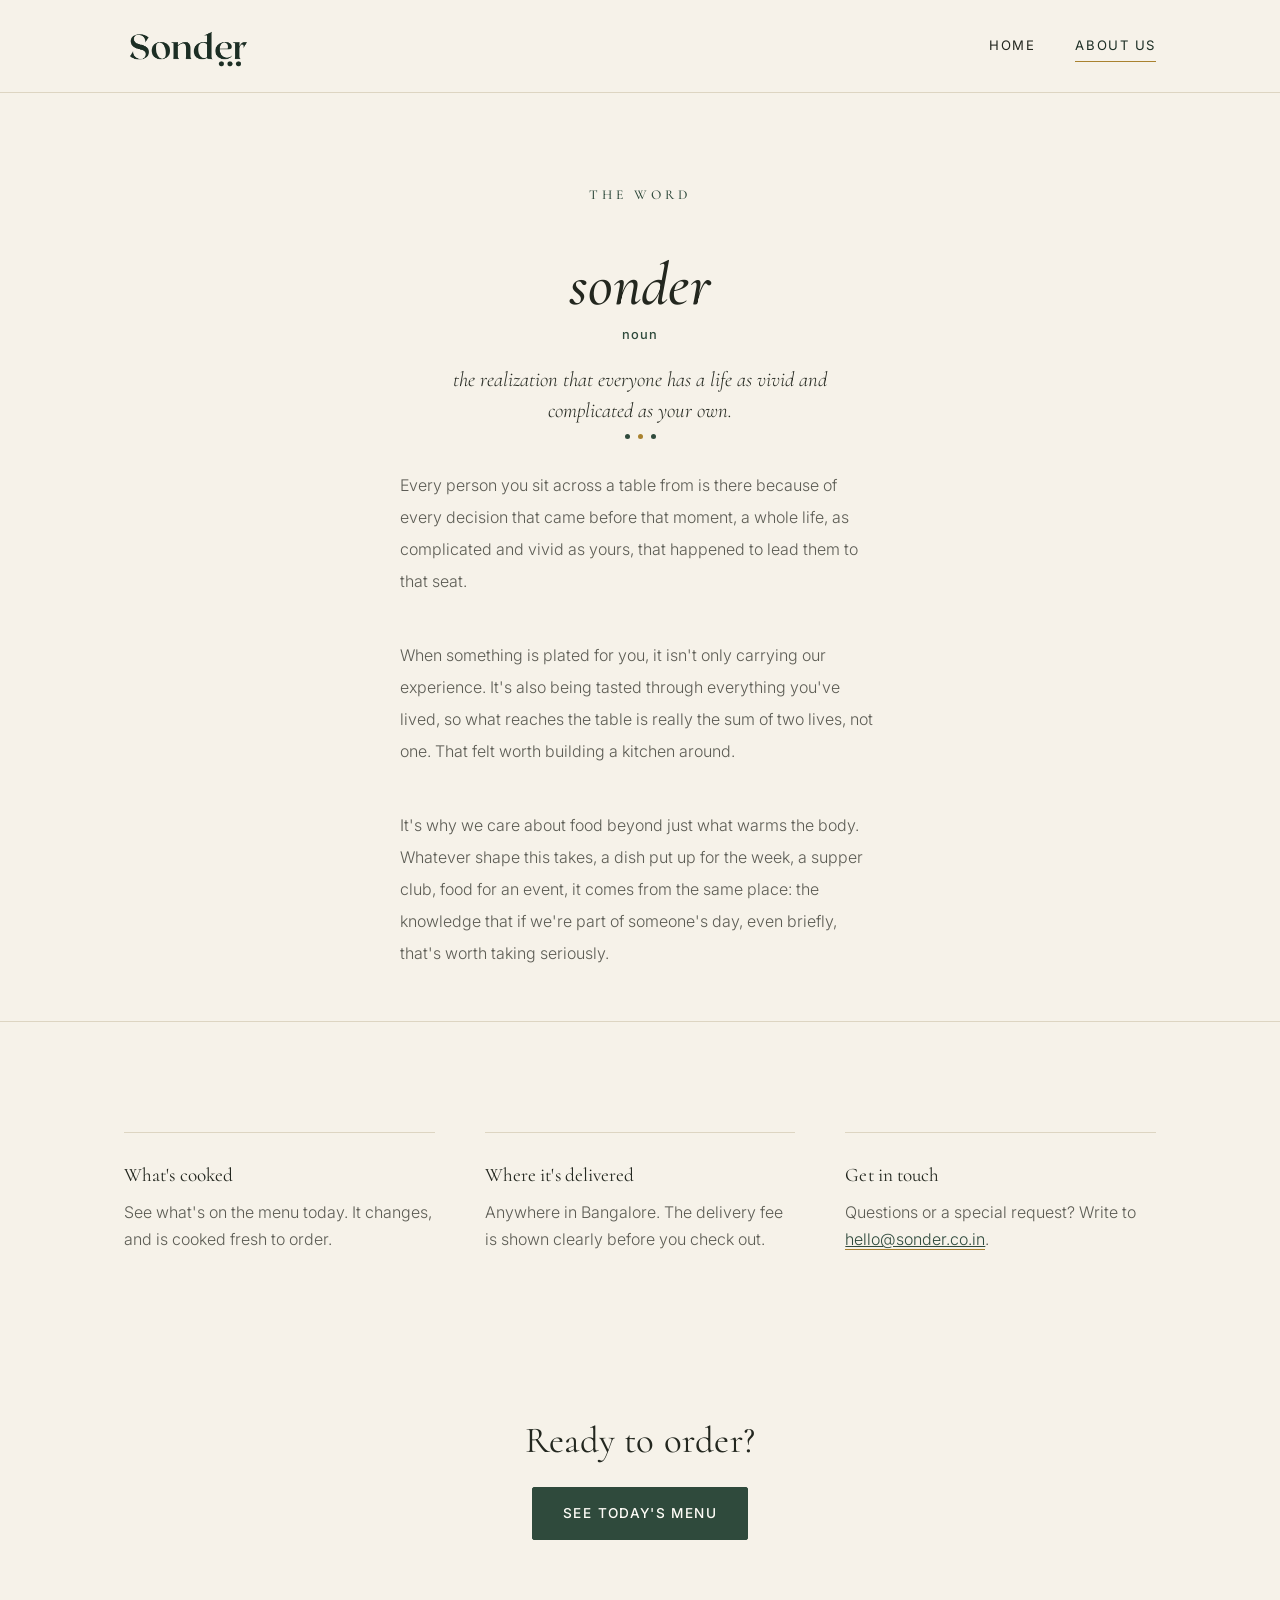
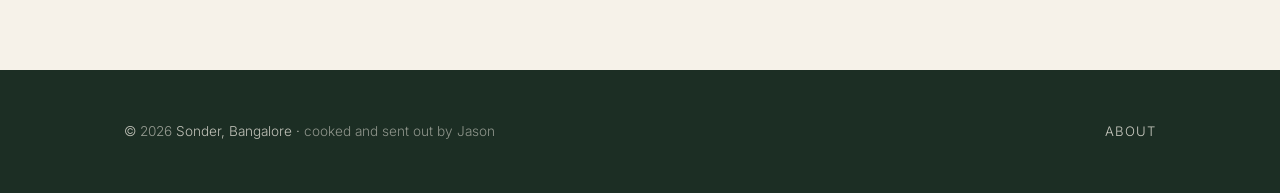
<file: about.html>
<!DOCTYPE html>
<html lang="en">
<head>
<meta charset="UTF-8" />
<meta name="viewport" content="width=device-width, initial-scale=1.0" />
<title>About Us | Sonder</title>
<meta name="description" content="The idea behind Sonder, and why it shapes everything cooked and sent out." />
<link rel="preconnect" href="https://fonts.googleapis.com">
<link href="https://fonts.googleapis.com/css2?family=Cormorant:wght@400;500&family=Bodoni+Moda:wght@600;700&family=Inter:wght@300;400;500&display=swap" rel="stylesheet">
<link rel="stylesheet" href="css/style.css" />
</head>
<body>

<header class="site-header">
  <div class="wrap">
    <a href="index.html" class="logo"><img src="img/sonder-logo.png" alt="Sonder"></a>
    <button class="nav-toggle" aria-label="Menu" aria-expanded="false">&#9776;</button>
    <nav class="main-nav">
      <a href="index.html">Home</a>
      <a href="about.html" aria-current="page">About Us</a>
    </nav>
  </div>
</header>

<section class="hero" style="padding-bottom:10px;">
  <div class="wrap" style="max-width:640px;">
    <span class="hero-eyebrow">The word</span>
    <h1 class="dict-word">sonder</h1>
    <p class="dict-pos">noun</p>
    <p class="dict-def">the realization that everyone has a life as vivid and complicated as your own.</p>
    <div class="hero-rule"><span></span><span class="gold"></span><span></span></div>
    <p class="hero-sub" style="text-align:left;">
      Every person you sit across a table from is there because of every
      decision that came before that moment, a whole life, as complicated
      and vivid as yours, that happened to lead them to that seat.
    </p>
    <p class="hero-sub" style="text-align:left;">
      When something is plated for you, it isn't only carrying our
      experience. It's also being tasted through everything you've
      lived, so what reaches the table is really the sum of two lives,
      not one. That felt worth building a kitchen around.
    </p>
    <p class="hero-sub" style="text-align:left;">
      It's why we care about food beyond just what warms the body. Whatever
      shape this takes, a dish put up for the week, a supper club, food
      for an event, it comes from the same place: the knowledge that if
      we're part of someone's day, even briefly, that's worth taking
      seriously.
    </p>
  </div>
</section>

<section class="section-alt">
  <div class="wrap grid-3">
    <div class="card">
      <h3>What's cooked</h3>
      <p class="muted">See what's on the menu today. It changes, and is cooked fresh to order.</p>
    </div>
    <div class="card">
      <h3>Where it's delivered</h3>
      <p class="muted">Anywhere in Bangalore. The delivery fee is shown clearly before you check out.</p>
    </div>
    <div class="card">
      <h3>Get in touch</h3>
      <p class="muted">Questions or a special request? Write to <a href="mailto:hello@sonder.co.in" style="color:var(--green); border-bottom:1px solid var(--gold);">hello@sonder.co.in</a>.</p>
    </div>
  </div>
</section>

<section class="center">
  <div class="wrap">
    <h2>Ready to order?</h2>
    <a href="index.html" class="btn-solid">See today's menu</a>
  </div>
</section>

<footer class="site-footer">
  <div class="wrap footer-row">
    <span>&copy; <span id="year"></span> Sonder, Bangalore &middot; <span style="opacity:0.7;">cooked and sent out by Jason</span></span>
    <nav style="display:flex; gap:20px;">
      <a href="about.html">About</a>
    </nav>
  </div>
</footer>

<script>
  document.getElementById("year").textContent = new Date().getFullYear();
  const toggle = document.querySelector(".nav-toggle");
  const nav = document.querySelector(".main-nav");
  toggle.addEventListener("click", () => {
    const open = nav.classList.toggle("open");
    toggle.setAttribute("aria-expanded", open);
  });
</script>
</body>
</html>
</file>
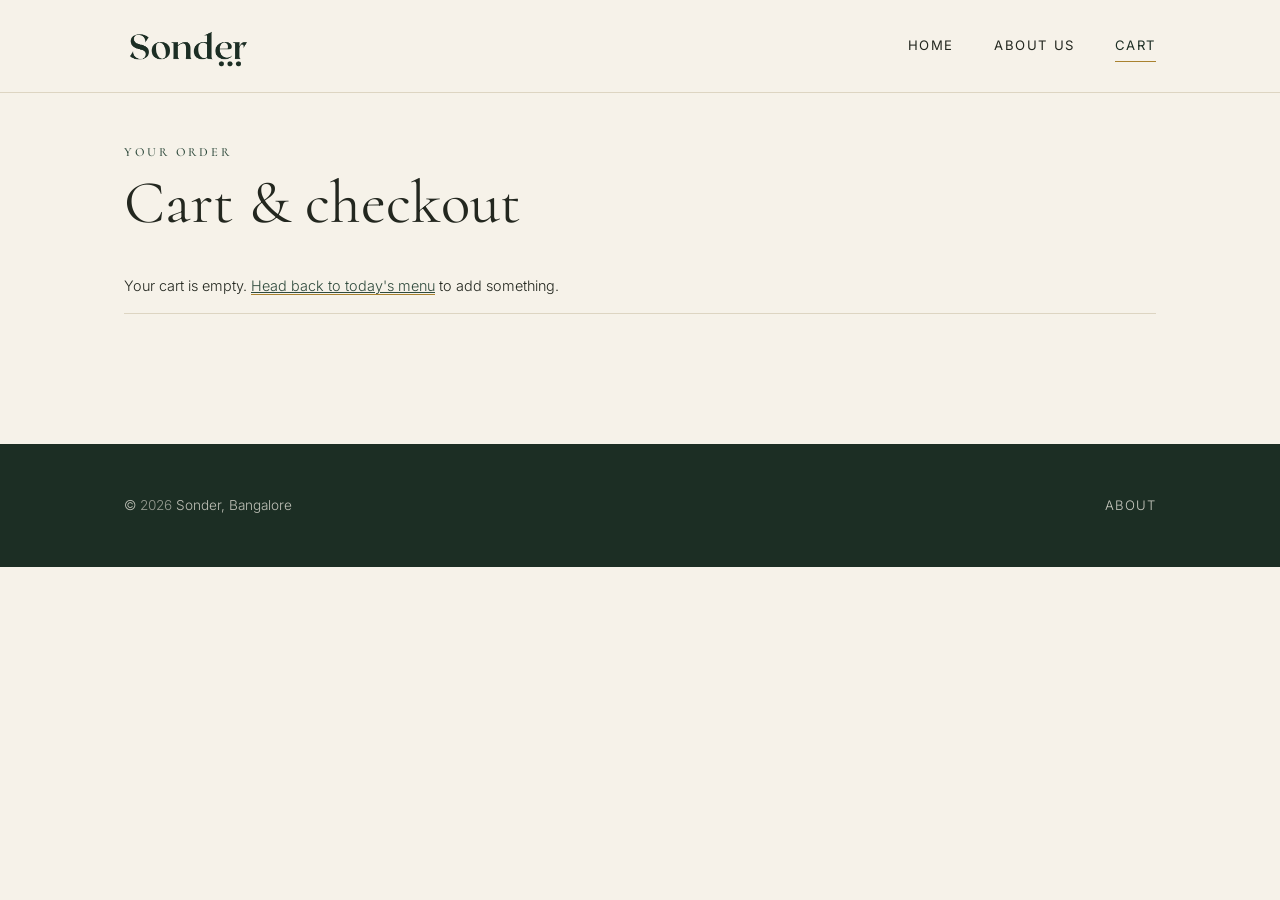
<file: checkout.html>
<!DOCTYPE html>
<html lang="en">
<head>
<meta charset="UTF-8" />
<meta name="viewport" content="width=device-width, initial-scale=1.0" />
<title>Order | Sonder</title>
<link rel="preconnect" href="https://fonts.googleapis.com">
<link href="https://fonts.googleapis.com/css2?family=Cormorant:wght@400;500&family=Bodoni+Moda:wght@600;700&family=Inter:wght@300;400;500&display=swap" rel="stylesheet">
<link rel="stylesheet" href="css/style.css" />
<script src="https://checkout.razorpay.com/v1/checkout.js"></script>
</head>
<body>

<header class="site-header">
  <div class="wrap">
    <a href="index.html" class="logo"><img src="img/sonder-logo.png" alt="Sonder"></a>
    <button class="nav-toggle" aria-label="Menu" aria-expanded="false">&#9776;</button>
    <nav class="main-nav">
      <a href="index.html">Home</a>
      <a href="about.html">About Us</a>
      <a href="checkout.html" aria-current="page">Cart</a>
    </nav>
  </div>
</header>

<section style="padding-top:44px;">
  <div class="wrap">
    <span class="eyebrow">Your order</span>
    <h1 style="margin-top:6px;">Cart & checkout</h1>

    <div id="load-error" class="notice notice-error hidden" style="margin-top:16px;"></div>
    <div id="empty-cart" class="notice hidden" style="margin-top:24px; border-color:var(--beige-line);">
      Your cart is empty. <a href="index.html" style="color:var(--green); border-bottom:1px solid var(--gold);">Head back to today's menu</a> to add something.
    </div>

    <form id="order-form" class="checkout-layout mt-lg hidden">
      <div>
        <div class="card" style="border-top:none; padding-top:0;">
          <h3>Items</h3>
          <div id="cart-items"></div>
        </div>

        <div class="card">
          <h3>Your details</h3>
          <div class="form-grid">
            <div><label for="name">Full name</label><input id="name" required /></div>
            <div><label for="contact">Contact number</label><input id="contact" type="tel" required /></div>
            <div><label for="email">Email (for receipt)</label><input id="email" type="email" required /></div>
            <div><label for="altcontact">Alternative contact (optional)</label><input id="altcontact" type="tel" /></div>
            <div class="full"><label for="address">Delivery address</label><textarea id="address" required></textarea></div>
            <div class="full"><label for="landmark">Landmark</label><input id="landmark" /></div>
            <div><label for="date">Delivery date</label>
              <select id="date" required><option value="">Loading dates…</option></select>
            </div>
            <div><label for="slot">Preferred time slot</label>
              <select id="slot" required><option value="">Loading slots…</option></select>
            </div>
            <div class="full"><label for="instructions">Special instructions (optional)</label>
              <textarea id="instructions" placeholder="Less spicy, call before arriving, etc."></textarea>
            </div>
          </div>
        </div>
      </div>

      <aside class="order-summary">
        <h3>Order summary</h3>
        <div id="summary-rows"></div>
        <div class="summary-row total"><span>Total</span><span id="sum-total">₹0</span></div>
        <p class="muted" style="font-size:0.85rem; margin-top:10px;">
          Delivery is charged on actuals and paid directly to the delivery partner on arrival, it isn't included in the amount paid here.
        </p>
        <button type="submit" id="pay-btn" class="btn-solid" style="width:100%; margin-top:16px;">
          Pay & place order
        </button>
        <p class="muted" style="font-size:0.8rem; margin-top:10px;">Secure payment via Razorpay. You'll get an email receipt right after.</p>
      </aside>
    </form>
  </div>
</section>

<footer class="site-footer">
  <div class="wrap footer-row">
    <span>&copy; <span id="year"></span> Sonder, Bangalore</span>
    <nav style="display:flex; gap:20px;"><a href="about.html">About</a></nav>
  </div>
</footer>

<script src="js/config.js"></script>
<script src="js/sheet-data.js"></script>
<script src="js/cart.js"></script>
<script src="js/checkout.js"></script>
<script>
  document.getElementById("year").textContent = new Date().getFullYear();
  const toggle = document.querySelector(".nav-toggle");
  const nav = document.querySelector(".main-nav");
  toggle.addEventListener("click", () => {
    const open = nav.classList.toggle("open");
    toggle.setAttribute("aria-expanded", open);
  });
</script>
</body>
</html>
</file>
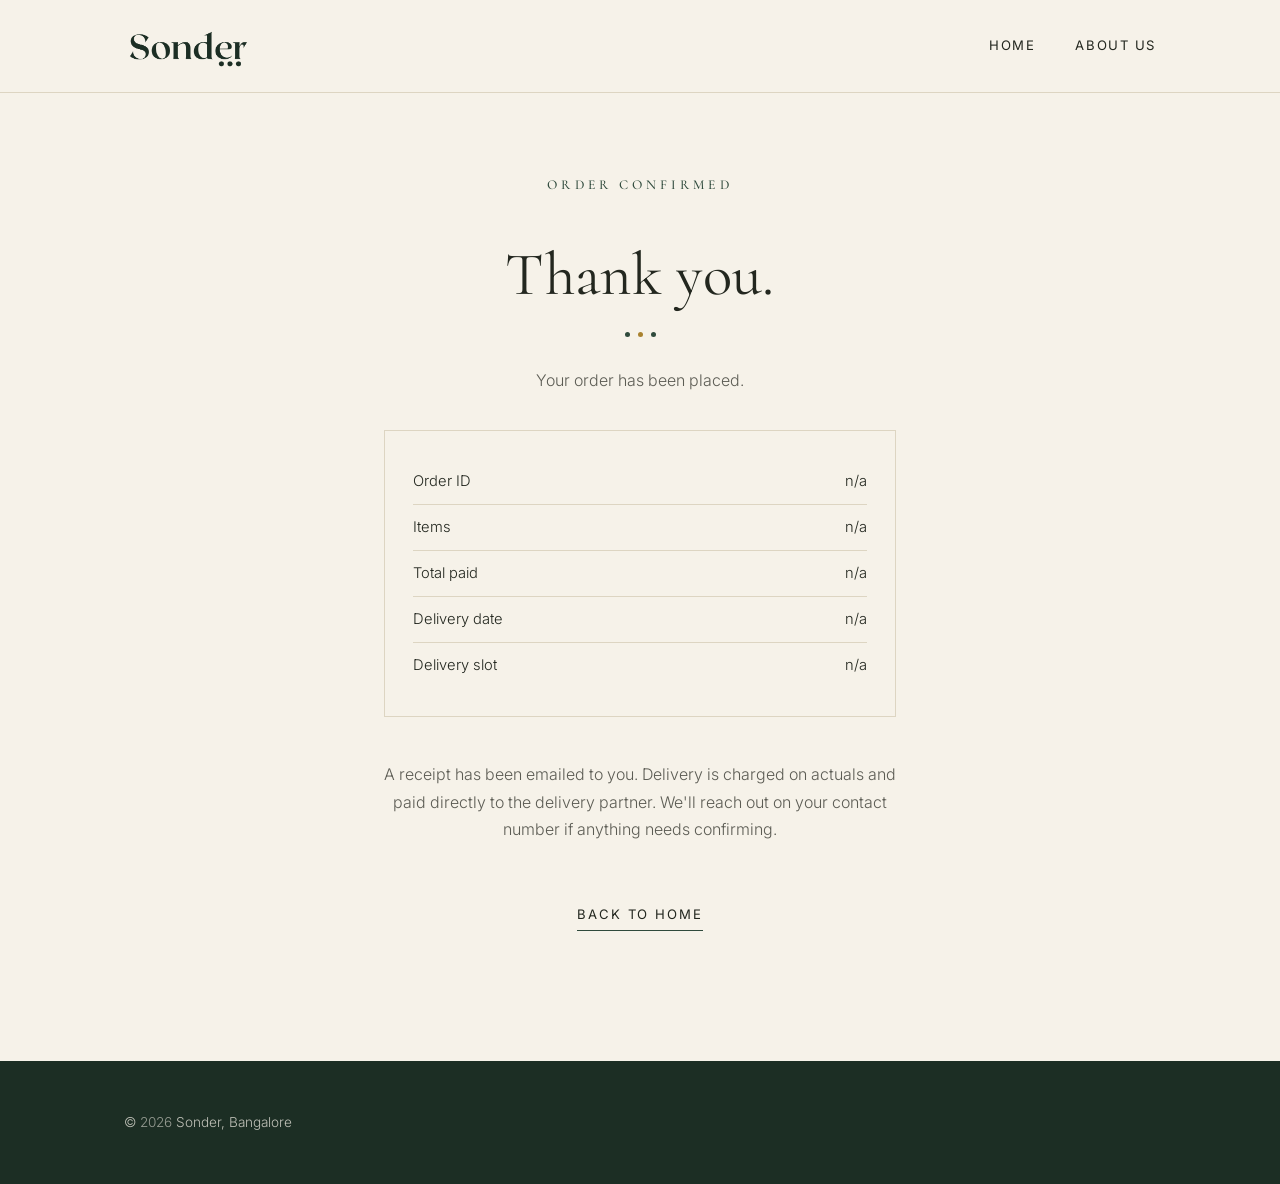
<file: thankyou.html>
<!DOCTYPE html>
<html lang="en">
<head>
<meta charset="UTF-8" />
<meta name="viewport" content="width=device-width, initial-scale=1.0" />
<title>Thank You | Sonder</title>
<link rel="preconnect" href="https://fonts.googleapis.com">
<link href="https://fonts.googleapis.com/css2?family=Cormorant:wght@400;500&family=Bodoni+Moda:wght@600;700&family=Inter:wght@300;400;500&display=swap" rel="stylesheet">
<link rel="stylesheet" href="css/style.css" />
</head>
<body>

<header class="site-header">
  <div class="wrap">
    <a href="index.html" class="logo"><img src="img/sonder-logo.png" alt="Sonder"></a>
    <nav class="main-nav">
      <a href="index.html">Home</a>
      <a href="about.html">About Us</a>
    </nav>
  </div>
</header>

<section style="padding-top:80px;">
  <div class="wrap center" style="max-width:560px;">
    <span class="hero-eyebrow">Order confirmed</span>
    <h1>Thank you.</h1>
    <div class="hero-rule"><span></span><span class="gold"></span><span></span></div>
    <p class="muted" id="msg" style="font-size:1rem;">Your order has been placed.</p>
    <div style="text-align:left; margin-top:36px; border:1px solid var(--beige-line); padding:28px;">
      <div class="summary-row"><span>Order ID</span><span id="ord"></span></div>
      <div class="summary-row"><span>Items</span><span id="dish"></span></div>
      <div class="summary-row"><span>Total paid</span><span id="total"></span></div>
      <div class="summary-row"><span>Delivery date</span><span id="date"></span></div>
      <div class="summary-row" style="border-bottom:none;"><span>Delivery slot</span><span id="slot"></span></div>
    </div>
    <p class="muted mt-lg">A receipt has been emailed to you. Delivery is charged on actuals and paid directly to the delivery partner. We'll reach out on your contact number if anything needs confirming.</p>
    <a href="index.html" class="btn btn-primary mt-lg">Back to home</a>
  </div>
</section>

<footer class="site-footer">
  <div class="wrap footer-row"><span>&copy; <span id="year"></span> Sonder, Bangalore</span></div>
</footer>

<script>
  document.getElementById("year").textContent = new Date().getFullYear();
  const p = new URLSearchParams(window.location.search);
  document.getElementById("ord").textContent = p.get("order") || "n/a";
  document.getElementById("dish").textContent = p.get("items") || "n/a";
  document.getElementById("total").textContent = p.get("total") ? `₹${p.get("total")}` : "n/a";
  document.getElementById("date").textContent = p.get("date") || "n/a";
  document.getElementById("slot").textContent = p.get("slot") || "n/a";
  if (p.get("email")) {
    document.getElementById("msg").textContent = `Your order has been placed and a receipt is on its way to ${p.get("email")}.`;
  }
</script>
</body>
</html>
</file>
<file: css/style.css>
/* ============================================
   SONDER: Brand tokens (Minimal Boutique)
   ============================================ */
:root {
  --ink: #23271f;
  --green: #2f4a3c;
  --green-deep: #1c2e24;
  --beige: #f6f2e9;
  --beige-card: #fbf8f1;
  --beige-line: #ddd5c2;
  --gold: #a9822f;
  --gold-deep: #8a6a24;
  --white: #fffdf8;

  --font-display: "Cormorant", Georgia, serif;
  --font-logo: "Bodoni Moda", Georgia, serif;
  --font-body: "Inter", -apple-system, BlinkMacSystemFont, "Segoe UI", sans-serif;

  --radius: 2px;
  --max-width: 1080px;
}

@media (prefers-reduced-motion: reduce) {
  * { animation-duration: 0.001ms !important; animation-iteration-count: 1 !important; transition-duration: 0.001ms !important; }
}

* { box-sizing: border-box; }
html { scroll-behavior: smooth; }
body {
  margin: 0;
  background: var(--beige);
  color: var(--ink);
  font-family: var(--font-body);
  font-weight: 300;
  line-height: 1.7;
  -webkit-font-smoothing: antialiased;
}

img { max-width: 100%; display: block; }
a { color: inherit; }

h1, h2, h3 { font-family: var(--font-display); margin: 0 0 0.4em; font-weight: 400; color: var(--ink); letter-spacing: 0.005em; }
h1 { font-size: clamp(2.2rem, 5vw, 3.8rem); line-height: 1.08; }
h2 { font-size: clamp(1.7rem, 3vw, 2.3rem); }
p { margin: 0 0 1em; }

.wrap { max-width: var(--max-width); margin: 0 auto; padding: 0 24px; }

/* ---------- Header ---------- */
.site-header {
  position: sticky; top: 0; z-index: 50;
  background: var(--beige);
  border-bottom: 1px solid var(--beige-line);
}
.site-header .wrap { display: flex; align-items: center; justify-content: space-between; padding-top: 14px; padding-bottom: 14px; }
.logo { display: block; text-decoration: none; }
.logo img { height: 64px; width: auto; }
nav.main-nav { display: flex; gap: 40px; }
nav.main-nav a {
  text-decoration: none; font-weight: 400; font-size: 0.82rem;
  letter-spacing: 0.12em; text-transform: uppercase; color: var(--ink);
  padding: 4px 0; border-bottom: 1px solid transparent;
}
nav.main-nav a:hover { border-bottom-color: var(--green); color: var(--green); }
nav.main-nav a[aria-current="page"] { color: var(--green-deep); border-bottom-color: var(--gold); }
.cart-badge { display: inline-flex; align-items: center; justify-content: center; min-width: 18px; height: 18px; padding: 0 5px; border-radius: 999px; background: var(--green); color: var(--white); font-size: 0.68rem; font-weight: 600; }
.nav-toggle { display: none; }

@media (max-width: 640px) {
  nav.main-nav { position: fixed; inset: 66px 0 0 0; background: var(--beige); flex-direction: column; align-items: center; justify-content: center; gap: 36px; font-size: 1rem; transform: translateY(-8px); opacity: 0; pointer-events: none; transition: 0.2s ease; }
  nav.main-nav.open { opacity: 1; transform: translateY(0); pointer-events: auto; }
  .nav-toggle { display: block; background: none; border: none; font-size: 1.5rem; color: var(--ink); cursor: pointer; }
}

/* ---------- Buttons ---------- */
.btn {
  display: inline-flex; align-items: center; gap: 8px;
  padding: 0 0 5px; border-radius: 0; border: none; border-bottom: 1px solid var(--ink);
  background: none; font-family: var(--font-body); font-weight: 400; font-size: 0.82rem;
  letter-spacing: 0.14em; text-transform: uppercase;
  cursor: pointer; text-decoration: none; transition: opacity 0.15s ease, border-color 0.15s ease;
}
.btn-primary { border-color: var(--green); color: var(--ink); }
.btn-primary:hover { border-color: var(--gold); color: var(--gold-deep); }
.btn-gold { border-color: var(--gold); color: var(--ink); }
.btn-gold:hover { color: var(--gold-deep); }
.btn-outline { border-color: var(--beige-line); color: var(--ink); }
.btn-outline:hover { border-color: var(--ink); }

/* Solid variant, used only where clarity of action matters (checkout / payment) */
.btn-solid {
  display: inline-flex; align-items: center; justify-content: center; gap: 8px;
  padding: 14px 30px; border-radius: 2px; border: 1px solid var(--green);
  background: var(--green); color: var(--white); font-family: var(--font-body);
  font-weight: 500; font-size: 0.85rem; letter-spacing: 0.1em; text-transform: uppercase;
  cursor: pointer; text-decoration: none; transition: background 0.15s ease, opacity 0.15s ease;
}
.btn-solid:hover { background: var(--green-deep); }
.btn:disabled, .btn-solid:disabled { opacity: 0.4; cursor: not-allowed; }

/* ---------- Hero ---------- */
.hero { padding: 90px 0 80px; text-align: center; }
.hero-eyebrow { font-family: var(--font-display); font-weight: 500; letter-spacing: 0.3em; text-transform: uppercase; font-size: 0.85rem; color: var(--green); margin-bottom: 46px; display: block; }
.hero-rule { display: flex; align-items: center; justify-content: center; gap: 8px; margin: 0 auto 30px; }
.hero-rule span { width: 5px; height: 5px; border-radius: 50%; background: var(--green); display: inline-block; }
.hero-rule span.gold { background: var(--gold); }
.hero-actions { display: flex; gap: 34px; margin-top: 8px; justify-content: center; flex-wrap: wrap; }
.hero-sub { max-width: 480px; margin: 0 auto 42px; font-size: 1rem; line-height: 2; color: #5c5c54; }

.dict-word { font-style: italic; font-weight: 500; margin-bottom: 6px; }
.dict-pos { font-family: var(--font-body); font-size: 0.8rem; letter-spacing: 0.08em; color: var(--green); margin: 0 0 18px; font-weight: 500; }
.dict-def { font-family: var(--font-display); font-style: italic; font-size: 1.3rem; color: var(--ink); max-width: 460px; margin: 0 auto 8px; line-height: 1.5; }

/* ---------- Sections ---------- */
section { padding: 70px 0; }
.section-alt { background: var(--beige); border-top: 1px solid var(--beige-line); }
.eyebrow { font-family: var(--font-display); font-weight: 500; letter-spacing: 0.22em; text-transform: uppercase; font-size: 0.78rem; color: var(--green); }

/* ---------- Cards / grid (frames, not filled) ---------- */
.grid-3 { display: grid; grid-template-columns: repeat(3, 1fr); gap: 50px; margin-top: 40px; }
@media (max-width: 780px) { .grid-3 { grid-template-columns: 1fr; gap: 40px; } }
.card {
  background: transparent; border: none; border-top: 1px solid var(--beige-line);
  padding: 26px 0 0; border-radius: 0; box-shadow: none;
}
.card h3 { font-size: 1.2rem; }

/* ---------- Dish card ---------- */
.dish-card { display: grid; grid-template-columns: 0.9fr 1.1fr; gap: 70px; align-items: center; background: transparent; border: none; border-radius: 0; overflow: visible; box-shadow: none; }
.dish-photo { aspect-ratio: 4/5; overflow: hidden; background: var(--beige-card); border: 1px solid var(--beige-line); position: relative; }
.dish-photo::before { content: ""; position: absolute; inset: 16px; border: 1px solid var(--green); opacity: 0.35; pointer-events: none; z-index: 1; }
.dish-photo img { width: 100%; height: 100%; object-fit: cover; }
.dish-info { padding: 0; }
.dish-price { font-family: var(--font-display); font-size: 2rem; color: var(--green-deep); font-weight: 500; margin: 4px 0 18px; }
.dish-meta { display: flex; gap: 18px; margin: 0 0 22px; font-size: 0.85rem; color: var(--green); flex-wrap: wrap; letter-spacing: 0.02em; }
.dish-meta span { display: flex; align-items: center; gap: 6px; }
.badge { display: inline-block; padding: 4px 0; border-radius: 0; font-family: var(--font-display); font-size: 0.78rem; font-weight: 500; letter-spacing: 0.16em; text-transform: uppercase; border-bottom: 1px solid currentColor; margin-bottom: 18px; }
.badge-instock { color: var(--green); }
.badge-lowstock { color: var(--gold-deep); }
.badge-soldout { color: #8a3b3b; }

@media (max-width: 780px) {
  .dish-card { grid-template-columns: 1fr; gap: 34px; }
}

/* ---------- Forms ---------- */
.form-grid { display: grid; grid-template-columns: 1fr 1fr; gap: 22px; margin-top: 30px; }
.form-grid .full { grid-column: 1 / -1; }
label { display: block; font-size: 0.76rem; letter-spacing: 0.1em; text-transform: uppercase; margin-bottom: 8px; color: var(--green); font-weight: 500; }
input, select, textarea {
  width: 100%; padding: 11px 4px; border-radius: 0; border: none; border-bottom: 1px solid var(--beige-line);
  background: transparent; font-family: var(--font-body); font-size: 0.98rem; color: var(--ink);
}
input:focus, select:focus, textarea:focus { outline: none; border-bottom-color: var(--gold); }
textarea { resize: vertical; min-height: 80px; }
@media (max-width: 640px) { .form-grid { grid-template-columns: 1fr; } }

/* ---------- Order summary ---------- */
.order-summary { background: var(--beige-card); border: 1px solid var(--beige-line); border-radius: 0; padding: 30px; position: sticky; top: 96px; }
.order-summary h3 { font-size: 1.15rem; margin-bottom: 20px; }
.summary-row { display: flex; justify-content: space-between; padding: 10px 0; border-bottom: 1px solid var(--beige-line); font-size: 0.92rem; }
.summary-row.total { border-bottom: none; font-weight: 500; font-size: 1.15rem; color: var(--ink); padding-top: 16px; font-family: var(--font-display); }
.checkout-layout { display: grid; grid-template-columns: 1.4fr 1fr; gap: 60px; align-items: start; }
@media (max-width: 900px) { .checkout-layout { grid-template-columns: 1fr; } .order-summary { position: static; } }

/* ---------- Footer ---------- */
footer.site-footer { background: var(--green-deep); color: var(--beige); padding: 50px 0; margin-top: 60px; }
footer.site-footer a { text-decoration: none; opacity: 0.8; font-size: 0.82rem; letter-spacing: 0.08em; text-transform: uppercase; }
footer.site-footer a:hover { opacity: 1; color: var(--gold); }
footer.site-footer span { font-size: 0.85rem; opacity: 0.75; }
.footer-row { display: flex; justify-content: space-between; flex-wrap: wrap; gap: 16px; align-items: center; }

/* ---------- Utility ---------- */
.center { text-align: center; }
.muted { color: #5c5c54; }
.mt-lg { margin-top: 44px; }
.notice { padding: 14px 0; border-bottom: 1px solid currentColor; font-size: 0.9rem; }
.notice-error { color: #8a3b3b; }
.notice-success { color: var(--green); }
.hidden { display: none !important; }
.spinner { width: 16px; height: 16px; border: 2px solid rgba(255,255,255,0.4); border-top-color: #fff; border-radius: 50%; animation: spin 0.7s linear infinite; display: inline-block; }
@keyframes spin { to { transform: rotate(360deg); } }

/* ============================================================
   MOBILE CART BAR
   ============================================================ */

.mobile-cart-bar {
  display: none;
}

@media (max-width: 700px) {

  .mobile-cart-bar {
    position: fixed;
    left: 0;
    right: 0;
    bottom: 0;
    z-index: 1000;

    display: flex;
    align-items: center;
    justify-content: space-between;
    gap: 16px;

    padding: 12px 16px;
    padding-bottom: calc(12px + env(safe-area-inset-bottom));

    background: var(--green);
    color: white;

    box-shadow: 0 -4px 20px rgba(0, 0, 0, 0.12);

    transform: translateY(110%);
    transition: transform 0.25s ease;
  }

  .mobile-cart-bar.visible {
    transform: translateY(0);
  }

  .mobile-cart-summary {
    display: flex;
    align-items: center;
    gap: 6px;

    font-size: 14px;
    font-weight: 500;
    white-space: nowrap;
  }

  .mobile-cart-button {
    display: inline-flex;
    align-items: center;
    justify-content: center;
    gap: 8px;

    padding: 11px 16px;

    background: white;
    color: var(--green);

    text-decoration: none;
    font-size: 12px;
    font-weight: 600;
    letter-spacing: 0.04em;
    text-transform: uppercase;

    white-space: nowrap;
  }

  .mobile-cart-button span {
    font-size: 16px;
    line-height: 1;
  }

  /* Give the page a little breathing room above the fixed bar */
  body {
    padding-bottom: 70px;
  }
}
</file>
